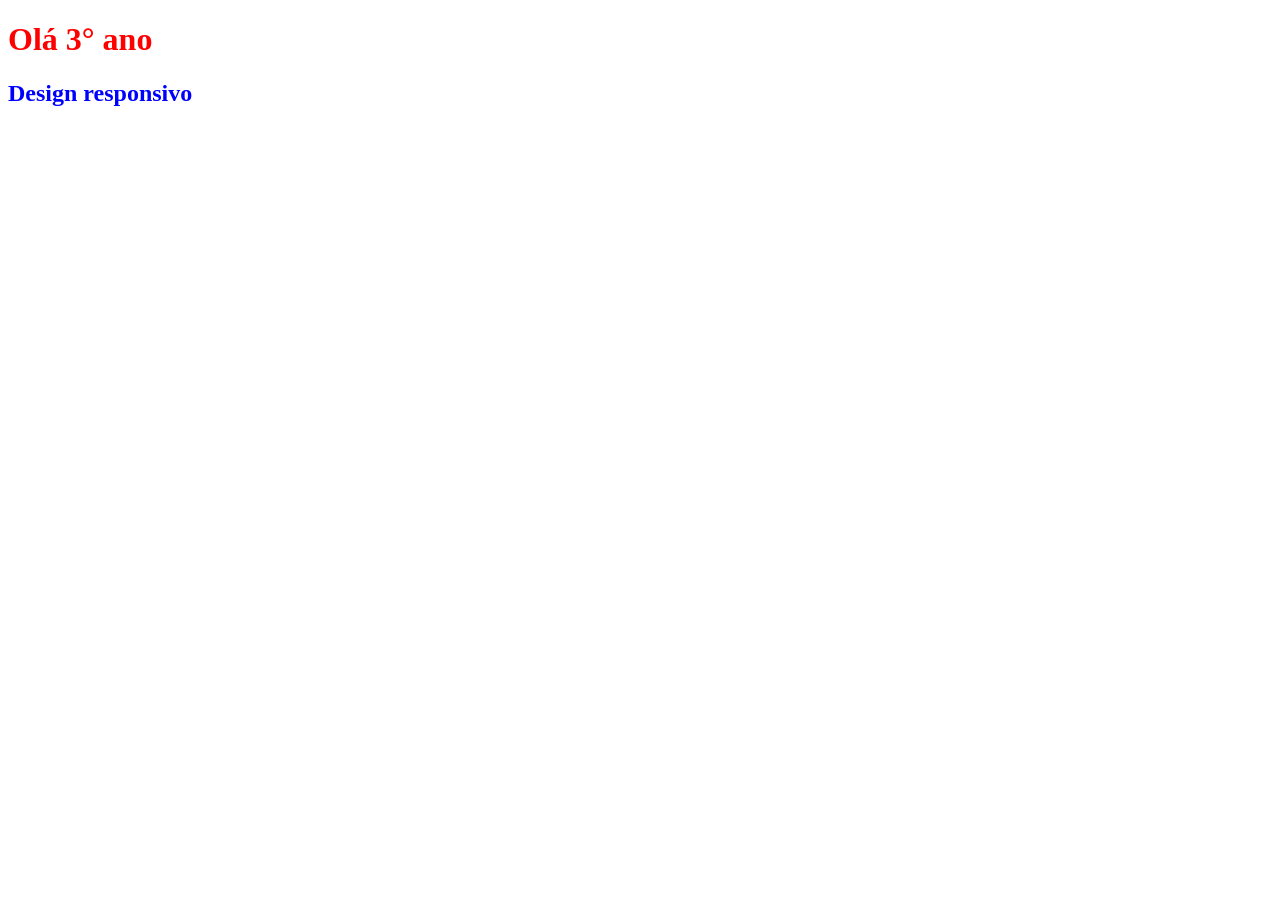
<file: Media queryes/Exemplo media query/index.html>
<!DOCTYPE html>
<html lang="pt-br">
<head>
    <meta charset="UTF-8">
    <meta name="viewport" content="width=device-width, initial-scale=1.0">
    <title>Exemplo - Media Queries </title>
    <link rel="stylesheet" href="style.css">
</head>
<body>
    <h1>Olá 3° ano</h1>
    <h2>Design responsivo</h2>
</body>
</html>
</file>
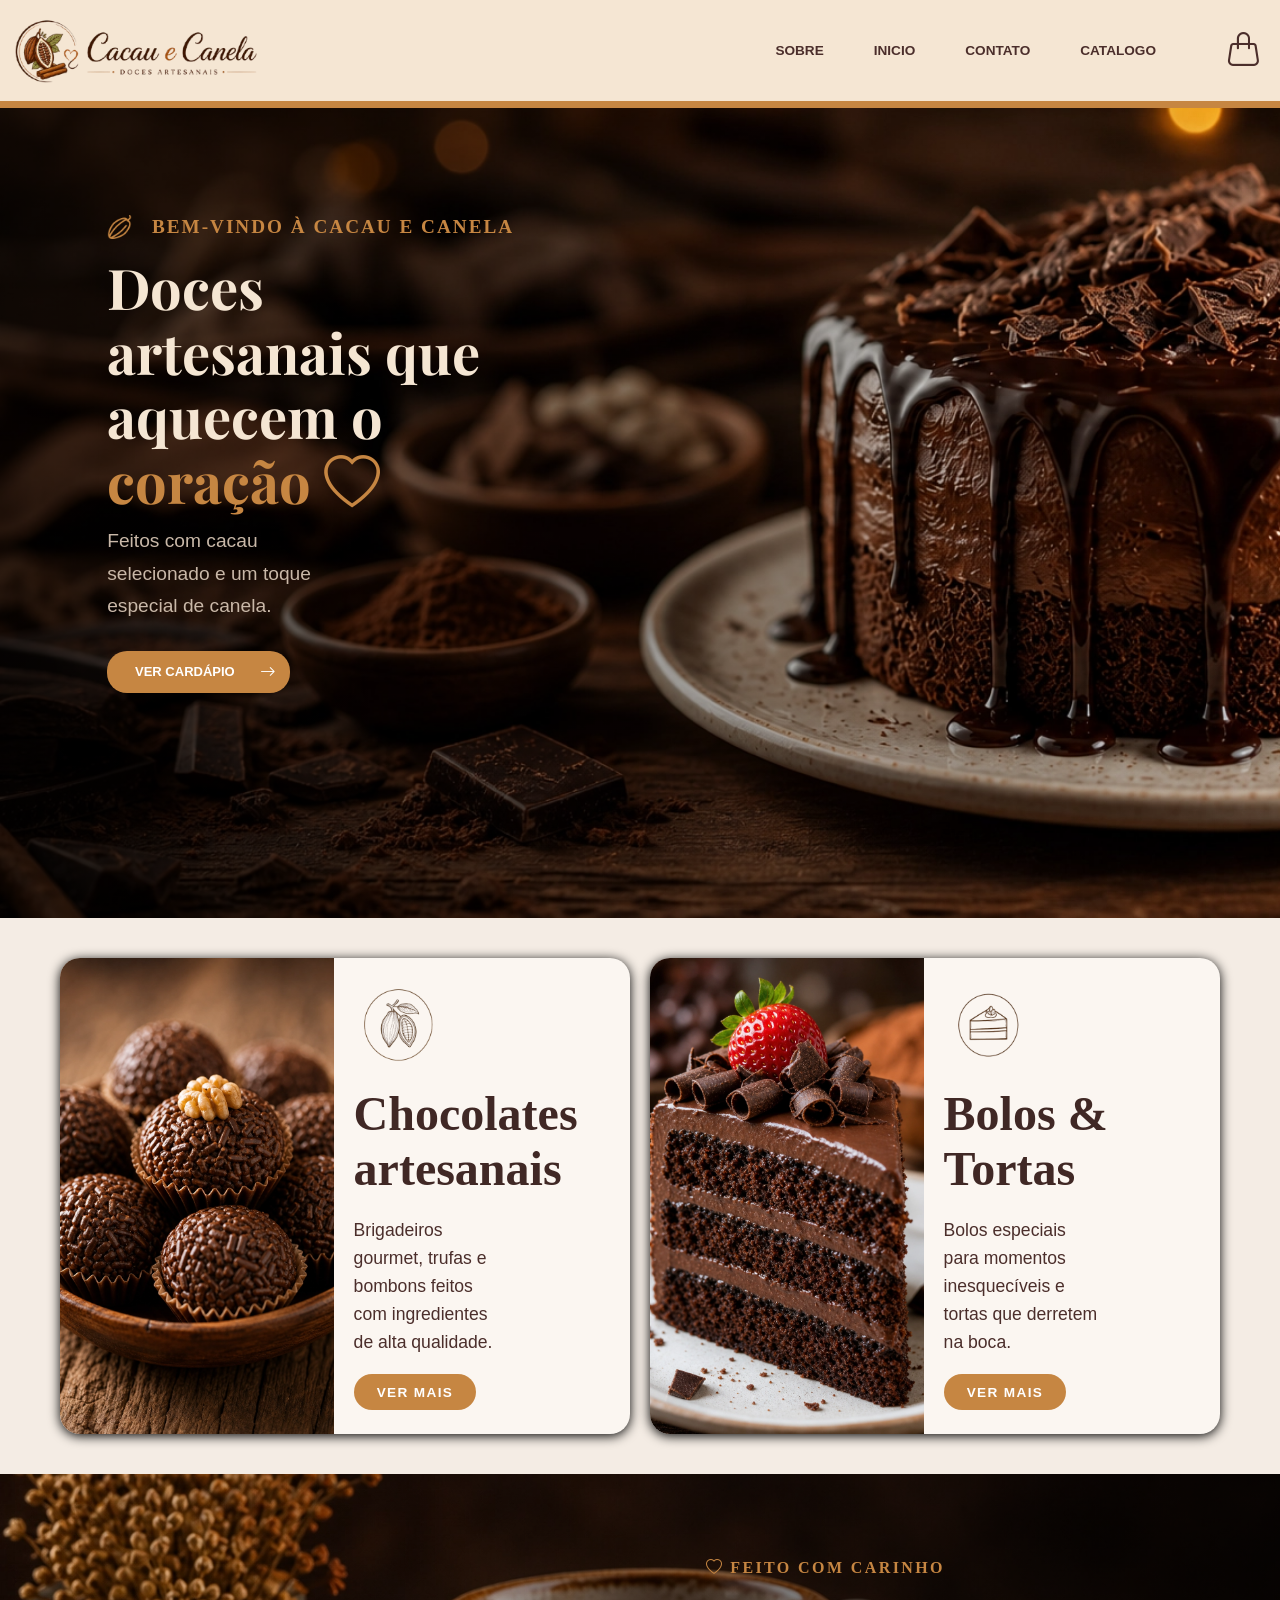
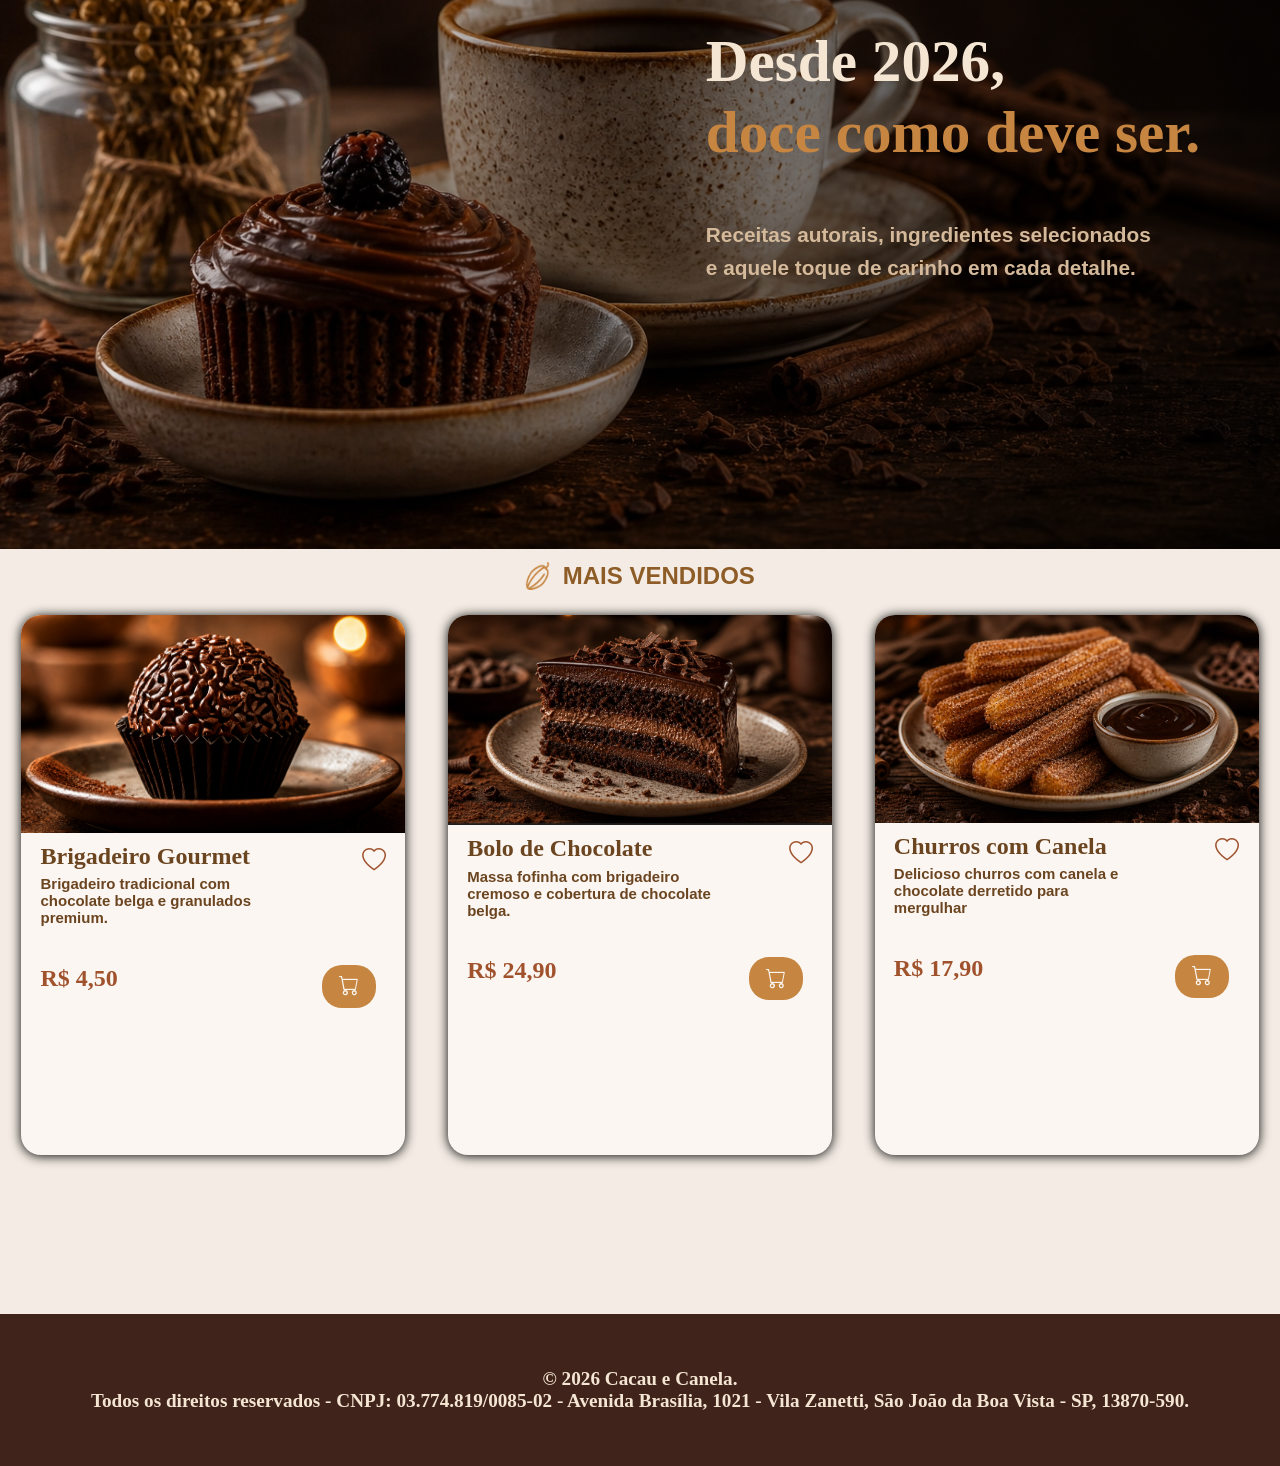
<file: Media queryes/grupos/Grupo 1/index.html>
<!DOCTYPE html>
<html lang="pt-br">

<head>
    <meta charset="UTF-8">
    <meta name="viewport" content="width=device-width, initial-scale=1.0">
    <title>Cacau e Canela</title>
    <link rel="stylesheet" href="style.css">
    <link rel="preconnect" href="https://fonts.googleapis.com">
    <link rel="preconnect" href="https://fonts.gstatic.com" crossorigin>
    <link
        href="https://fonts.googleapis.com/css2?family=Archivo+Black&family=Playfair+Display:ital,wght@0,400..900;1,400..900&family=Space+Grotesk:wght@300..700&display=swap"
        rel="stylesheet">
    <link rel="stylesheet" href="https://cdn.jsdelivr.net/npm/bootstrap-icons@1.13.1/font/bootstrap-icons.min.css">
    <link rel="preconnect" href="https://fonts.googleapis.com">
    <link rel="preconnect" href="https://fonts.gstatic.com" crossorigin>
    <link
        href="https://fonts.googleapis.com/css2?family=Alfa+Slab+One&family=Crimson+Text:ital,wght@0,400;0,600;0,700;1,400;1,600;1,700&family=Inter:ital,opsz,wght@0,14..32,100..900;1,14..32,100..900&family=MedievalSharp&family=Playfair+Display:ital,wght@0,400..900;1,400..900&family=Space+Grotesk:wght@300..700&display=swap"
        rel="stylesheet">
    <link rel="shortcut icon" href="img/favicon.ico" type="image/ico">
</head>

<body>
    <header id="header">

        <img id="logo" src="img/logo.png" alt="Logo Cacau e Canela">
        <ul id="menu">
            <li><a href="#sobre">SOBRE</a></li>
            <li><a href="#inicio">INICIO</a></li>
            <li><a href="#contato">CONTATO</a></li>
            <li><a href="#catalogo">CATALOGO</a></li>
            <i class="bi bi-handbag icone"></i>
        </ul>

    </header>

    <nav id="container-nav">
        <section class="hero">
            <div class="hero-text">
                <p class="hero-badge"><img id="iconeCacau" src="img/cacau (1).png" alt="icone cacau"> Bem-vindo à Cacau
                    e Canela</p>
                <h1>Doces artesanais que aquecem o <span>coração </span><i class="bi bi-heart coracaoHero"></i></h1>
                <p class="hero-desc">Feitos com cacau selecionado e um toque especial de canela.</p>
                <button class="btn-hero">
                    <p>Ver Cardápio</p>
                    <i class="bi bi-arrow-right iconeSeta"></i>
                </button>
            </div>
        </section>

        <section class="cardapio">

            <div class="container brigadeiro">
                <div class="card-image">
                    <img src="img/brigadeiros_high_res.png" alt="Chocolates artesanais">
                </div>
                <div class="card-content">
                    <div class="card-icon">
                        <img src="img/cacao_icon_high_res-removebg-preview.png" alt="ícone cacau">
                    </div>
                    <h2>Chocolates<br>artesanais</h2>
                    <div class="card-divider"></div>
                    <p>Brigadeiros gourmet, trufas e bombons feitos com ingredientes de alta qualidade.</p>
                    <button class="btn-card">Ver mais</button>
                </div>
            </div>

            <div class="container bolo">
                <div class="card-image">
                    <img src="img/bolo.png" alt="Bolos e Tortas">
                </div>
                <div class="card-content">
                    <div class="card-icon">
                        <img src="img/image-removebg-preview (2).png" alt="ícone bolo">
                    </div>
                    <h2>Bolos &<br>Tortas</h2>
                    <div class="card-divider"></div>
                    <p>Bolos especiais para momentos inesquecíveis e tortas que derretem na boca.</p>
                    <button class="btn-card">Ver mais</button>
                </div>
            </div>

        </section>

        <section class="banner-cafe">
            <div class="banner-content">
                <p class="banner-badge">
                    <i class="bi bi-heart"></i> Feito com carinho
                </p>
                <h2>Desde 2026,<br><span>doce como deve ser.</span></h2>
                <div class="card-divider"></div>
                <p class="banner-desc">
                    Receitas autorais, ingredientes selecionados<br>
                    e aquele toque de carinho em cada detalhe.
                </p>
            </div>
        </section>

        <section class="itens">
            <div class="itens-titulo">
                <img id="itensCacau" src="img/cacau (1).png" alt="cacau">
                <h2>MAIS VENDIDOS</h2>
            </div>
            <div class="itemContent">
                <div class="containerItem itemBrigadeiro">
                    <div class="item-image">
                        <img src="img/brigadeirotop.png" alt="Brigadeiros Gourmet">
                    </div>
                    <div class="itemInfo">
                        <div class="itemTitu">
                            <h2>Brigadeiro Gourmet</h2><i class="bi bi-heart coracao"></i>
                        </div>
                    </div>

                    <div class="itemDesc">
                        <h3>Brigadeiro tradicional com chocolate belga e granulados premium. </h3>
                    </div>
                    <div class="preco">
                        <h2>R$ 4,50</h2> <button class="butCar"><i class="bi bi-cart carrinho"></i></button>
                    </div>

                </div>

                <div class="containerItem itemBolo">
                    <div class="item-image">
                        <img src="img/fatia de bolo.PNG" alt="Brigadeiros Gourmet">
                    </div>
                    <div class="itemInfo">
                        <div class="itemTitu">
                            <h2>Bolo de Chocolate</h2><i class="bi bi-heart coracao"></i>
                        </div>
                    </div>

                    <div class="itemDesc">
                        <h3>Massa fofinha com brigadeiro cremoso e cobertura de chocolate belga.</h3>
                    </div>
                    <div class="preco">
                        <h2>R$ 24,90</h2> <button class="butCar"><i class="bi bi-cart carrinho"></i></button>
                    </div>
                </div>

                <div class="containerItem itemCinna">
                    <div class="item-image">
                        <img src="img/churros delicia.PNG" alt="Brigadeiros Gourmet">
                    </div>
                    <div class="itemInfo">
                        <div class="itemTitu">
                            <h2>Churros com Canela</h2><i class="bi bi-heart coracao"></i>
                        </div>
                    </div>

                    <div class="itemDesc">
                        <h3>Delicioso churros com canela e chocolate derretido para mergulhar </h3>
                    </div>
                    <div class="preco">
                        <h2>R$ 17,90</h2> <button class="butCar"><i class="bi bi-cart carrinho"></i></button>
                    </div>
                </div>
            </div>

        </section>
    </nav>



    <footer id="container-footer">
        <p>© 2026 Cacau e Canela. <br>
            Todos os direitos reservados - CNPJ: 03.774.819/0085-02 - Avenida Brasília, 1021 - Vila Zanetti, São João da
            Boa Vista - SP, 13870-590.</p>
    </footer>
</body>

</html>
</file>
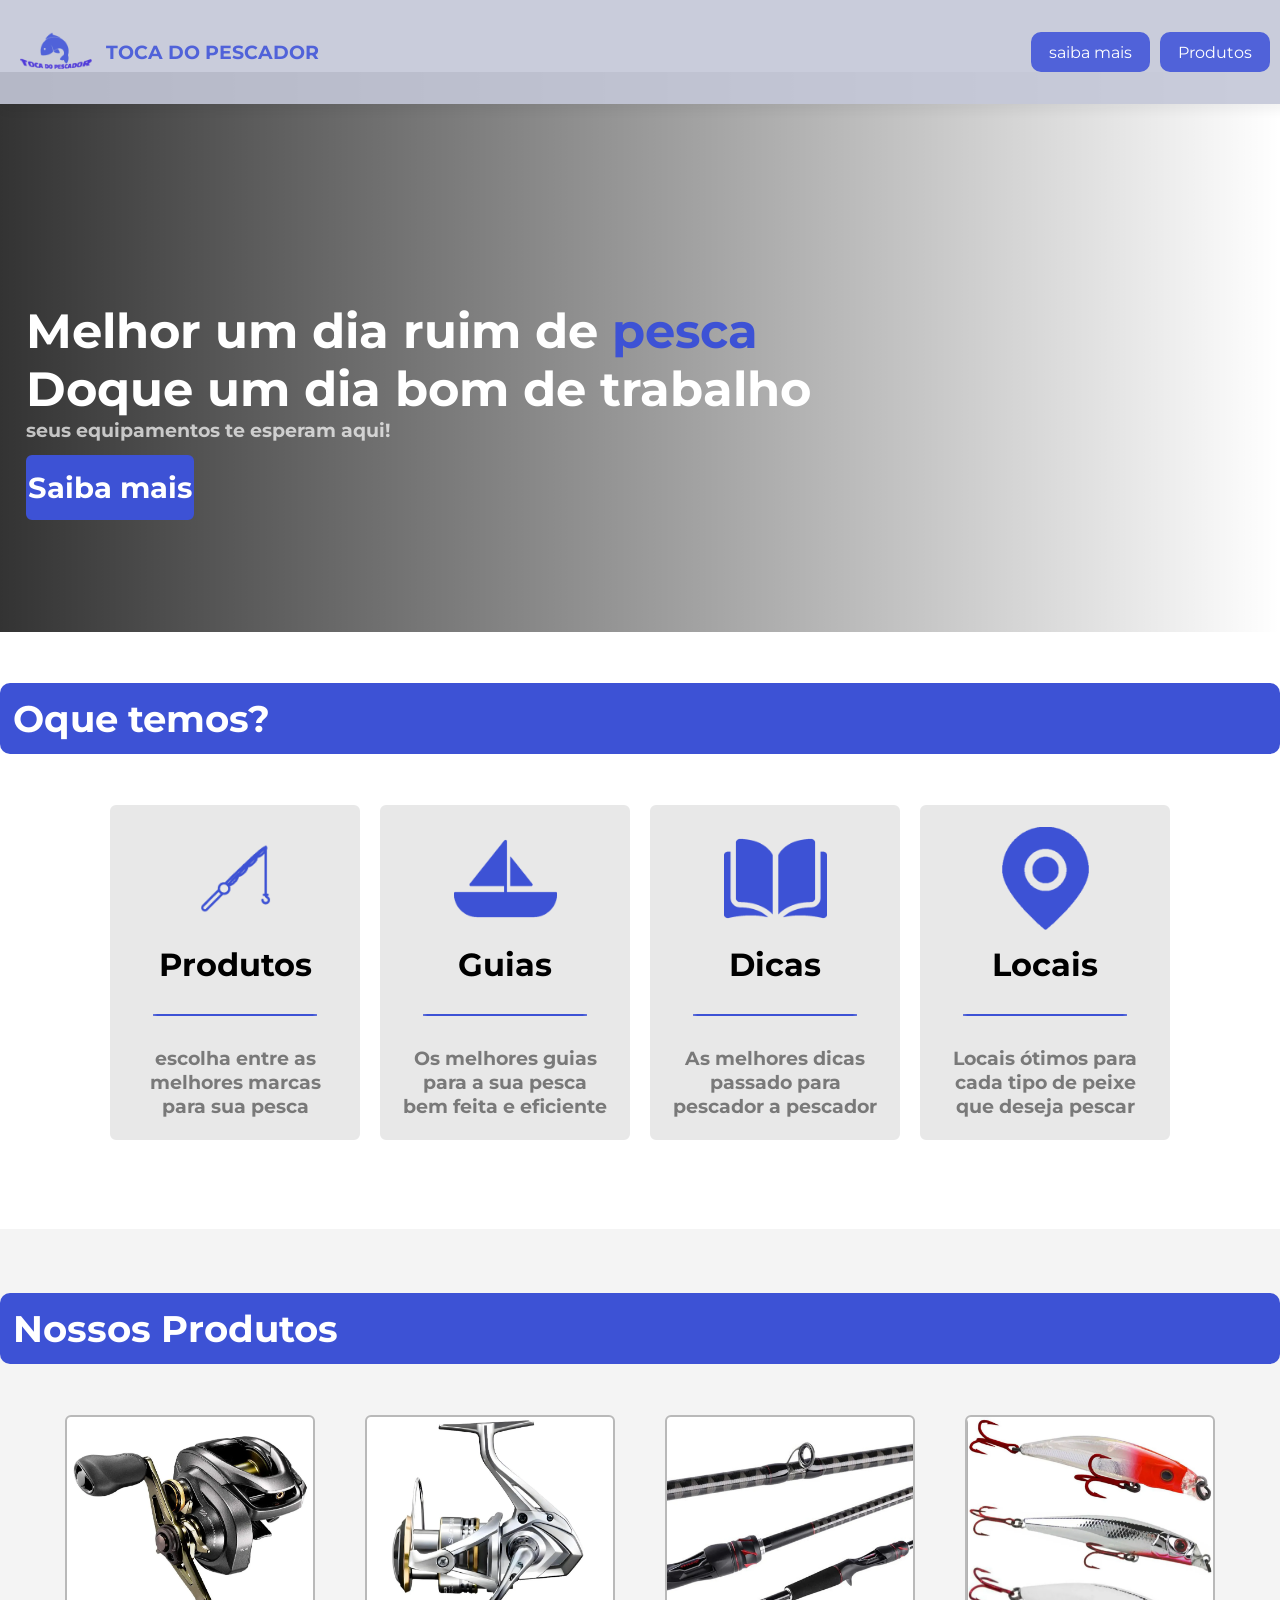
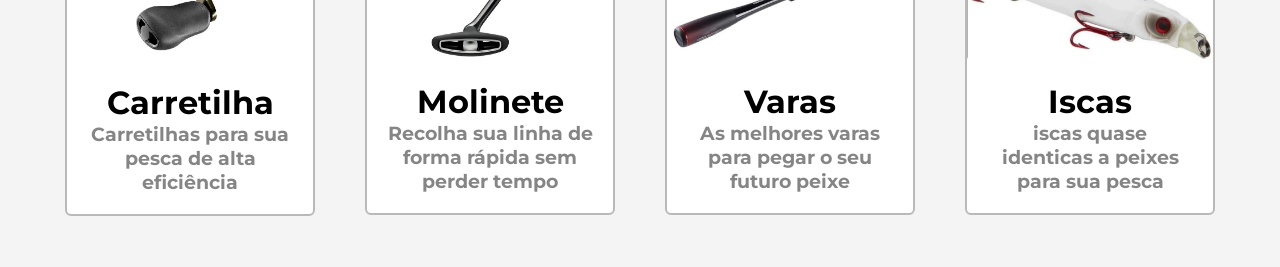
<file: Media queryes/grupos/Grupo 2/index.html>
<!DOCTYPE html>
<html lang="en">

<head>
    <meta charset="UTF-8">
    <meta name="viewport" content="width=device-width, initial-scale=1.0">
    <title>Exemplos Media Query</title>
    <link href="style.css" rel="stylesheet">
    <link href="https://fonts.googleapis.com/css2?family=Montserrat:wght@600&display=swap" rel="stylesheet">
    <link href="img/icon.png" rel="icon">

    <header>
        <img src="img/download.png" class="logo">
        <h1 class="corzinha2">TOCA DO PESCADOR</h1>
        <a href="#saiba" class="bot1">saiba mais</a>
        <a href="#saiba2" class="bot">Produtos</a>
    </header>

    <div class="banner">
        <h1 class="motivador">Melhor um dia ruim de <span class="corzinha">pesca</span> <br> Doque um dia bom de
            trabalho</h1>
        <h1 class="motivador2">seus equipamentos te esperam aqui!</h1>
        <a href="#saiba">
            <h1 class="botao">Saiba mais</h1>
        </a>
    </div>

<body>
    <h1 id="saiba">Oque temos?</h1>
    <div class="container-flex responsivo">
        <div class="item-flex caixa"><img src="img/vara de pesca.png" class="itemimg">
            <h1 class="title">Produtos</h1>
            <div class="divisor"></div>
            <h1 class="deta">escolha entre as melhores marcas para sua pesca</h1>
        </div>
        <div class="item-flex caixa"><img src="img/barco.png" class="itemimg">
            <h1 class="title">Guias</h1>
            <div class="divisor"></div>
            <h1 class="deta">Os melhores guias para a sua pesca bem feita e eficiente</h1>
        </div>
        <div class="item-flex caixa"><img src="img/livro de guia.png" class="itemimg">
            <h1 class="title">Dicas</h1>
            <div class="divisor"></div>
            <h1 class="deta">As melhores dicas passado para pescador a pescador</h1>
        </div>
        <div class="item-flex caixa"><img src="img/marcador.png" class="itemimg">
            <h1 class="title">Locais</h1>
            <div class="divisor"></div>
            <h1 class="deta">Locais ótimos para cada tipo de peixe que deseja pescar</h1>
        </div>
    </div><br><br>

    <div class="fundo2">
        <h1 id="saiba2">Nossos Produtos</h1>
        <div class="container-flex2 responsivo">
            <div class="item-flex2 caixa"><img src="img/Captura de tela 2026-05-05 092256.png" class="itemimg2">
                <h1 class="title">Carretilha</h1>
                <h1 class="deta">Carretilhas para sua pesca de alta eficiência</h1>
            </div>
            <div class="item-flex2 caixa"><img src="img/Captura de tela 2026-05-05 092314.png" class="itemimg2">
                <h1 class="title">Molinete</h1>
                <h1 class="deta">Recolha sua linha de forma rápida sem perder tempo</h1>
            </div>
            <div class="item-flex2 caixa"><img src="img/Captura de tela 2026-05-05 092353.png" class="itemimg2">
                <h1 class="title">Varas</h1>
                <h1 class="deta">As melhores varas para pegar o seu futuro peixe</h1>
            </div>
            <div class="item-flex2 caixa"><img src="img/Captura de tela 2026-05-05 092411.png" class="itemimg2">
                <h1 class="title">Iscas</h1>
                <h1 class="deta">iscas quase identicas a peixes para sua pesca</h1>
            </div>
        </div>
        <script src="script.js"></script>
</body>

</html>
</file>
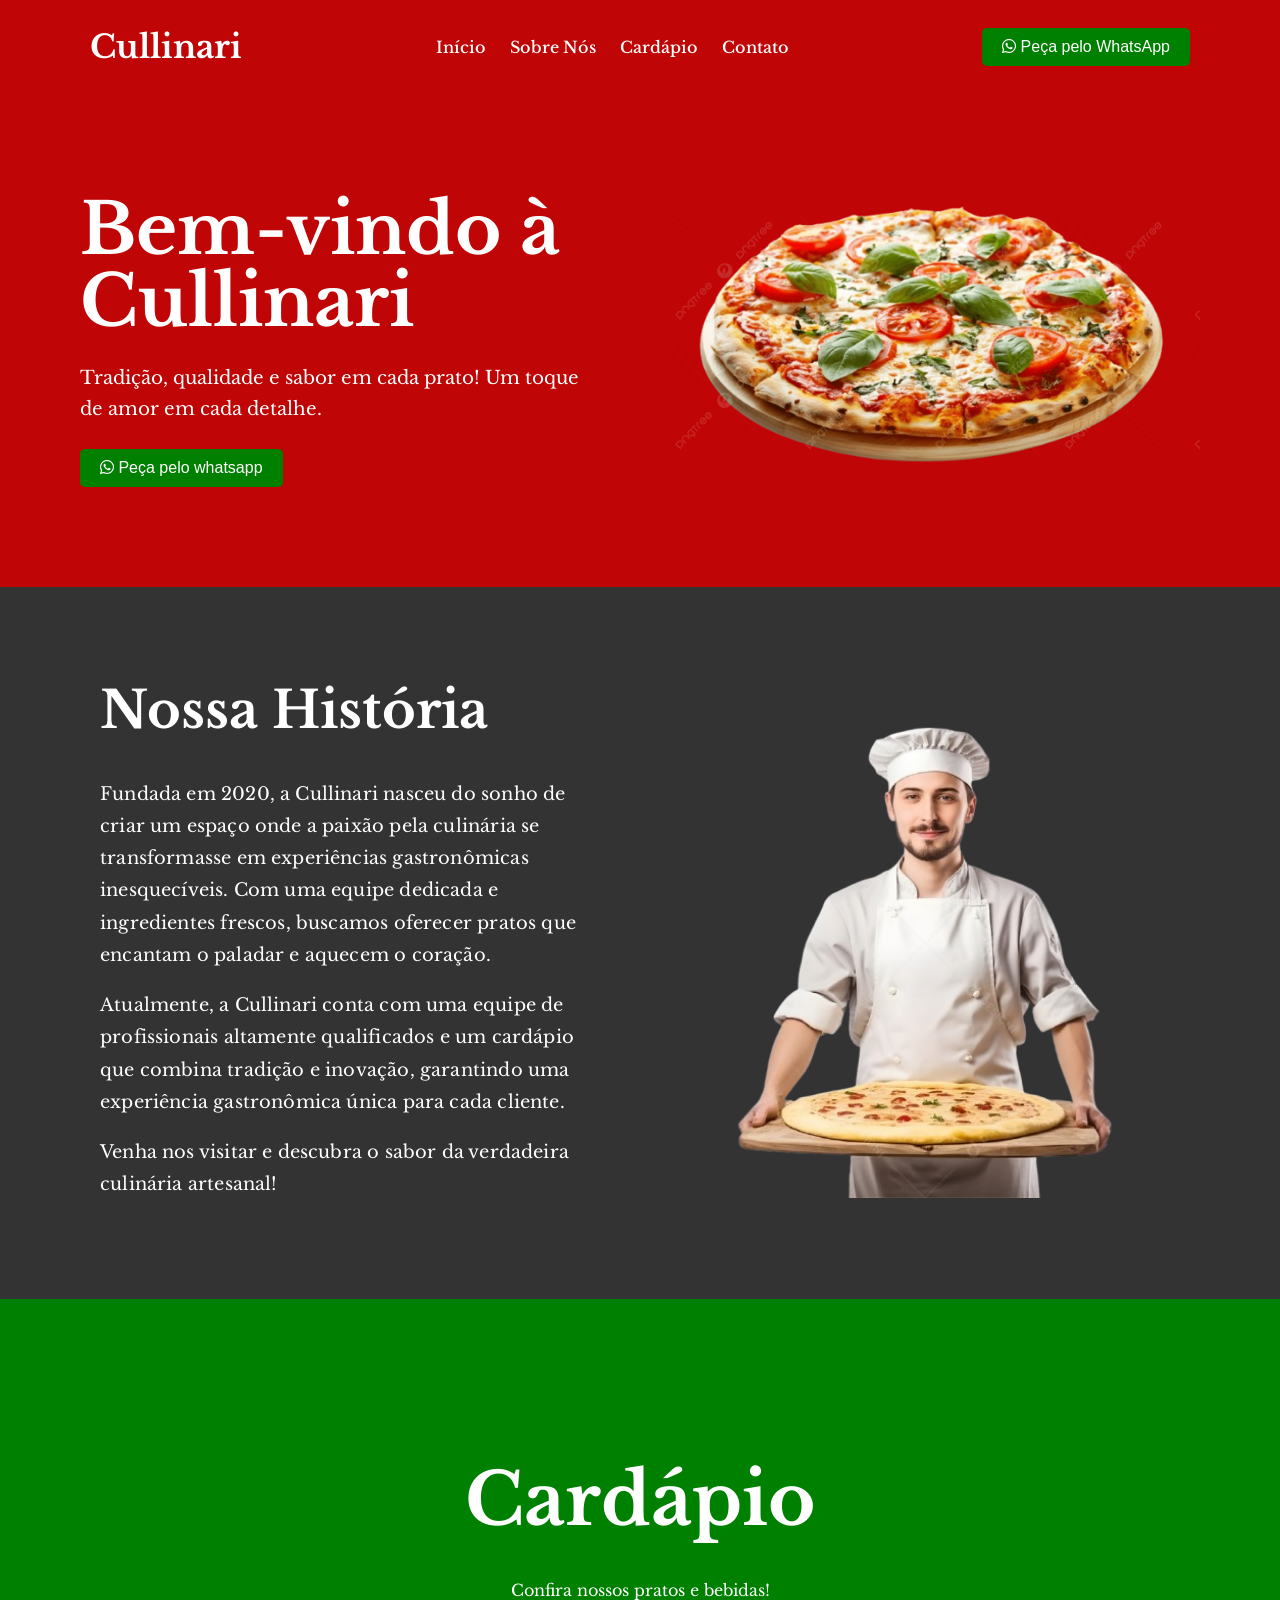
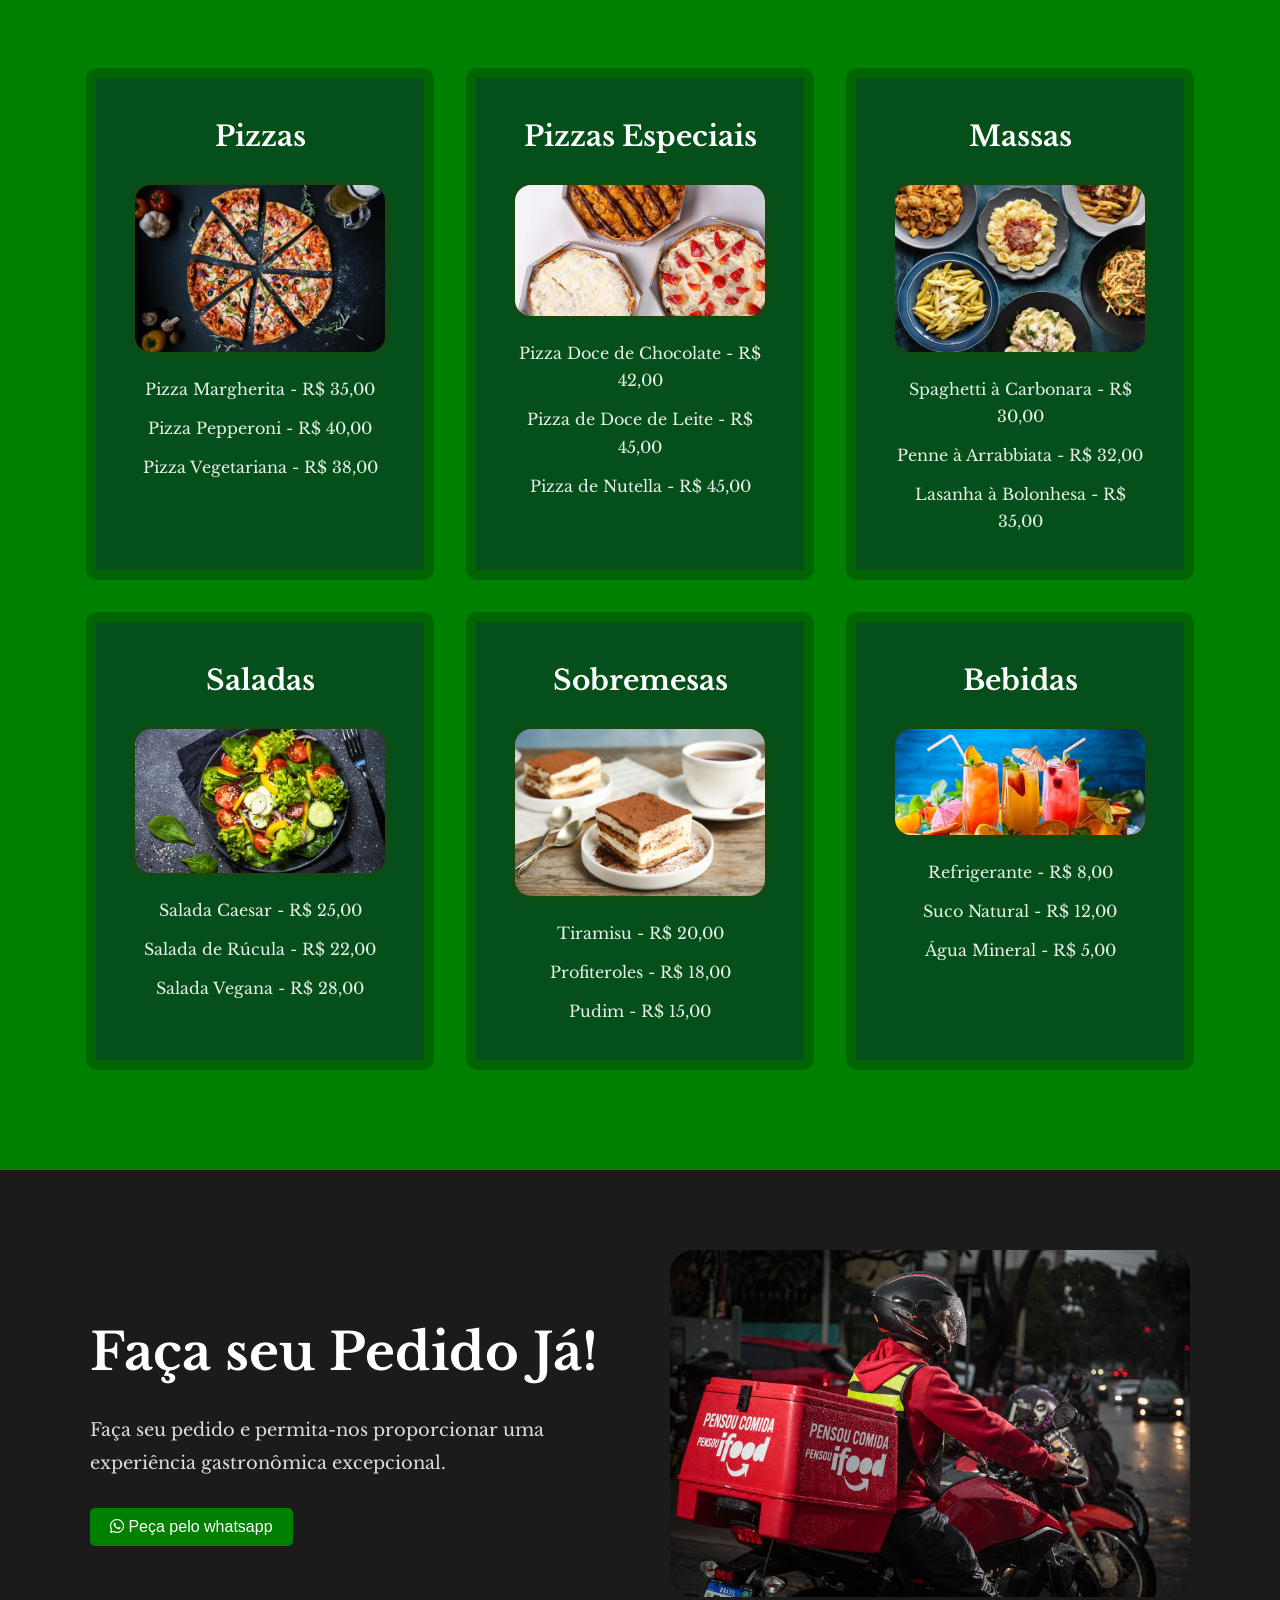
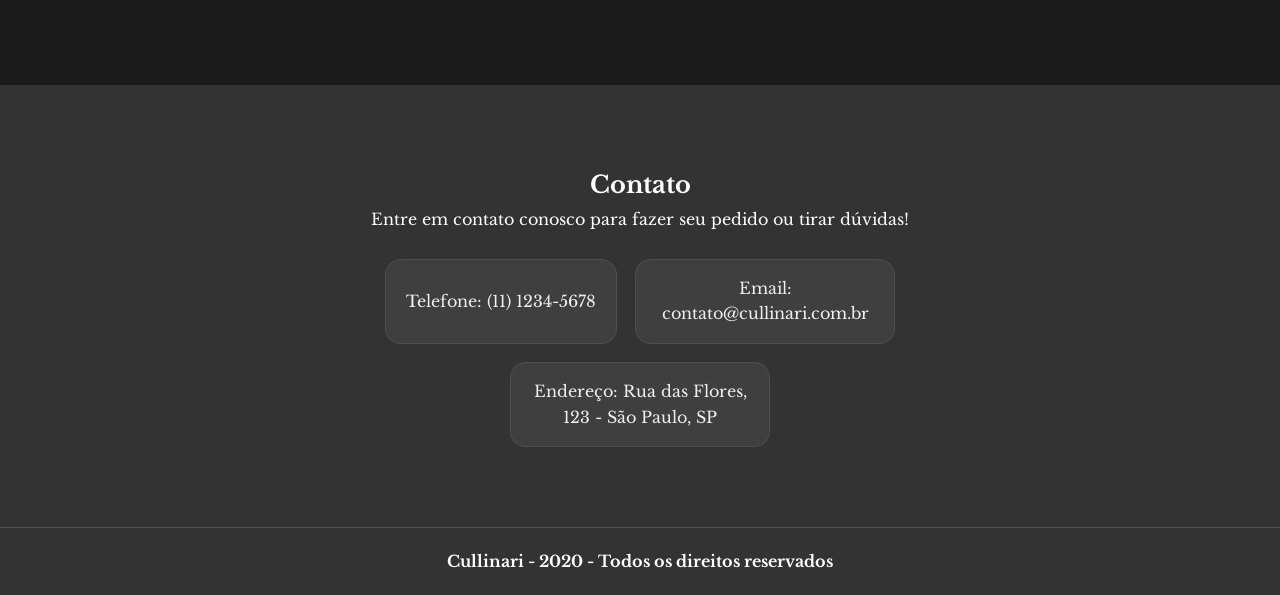
<file: Media queryes/grupos/Grupo 5/index.html>
<!DOCTYPE html>
<html lang="pt-br">

<head>
    <meta charset="UTF-8">
    <meta name="viewport" content="width=device-width, initial-scale=1.0">
    <title>Document</title>
    <link rel="stylesheet" href="https://cdnjs.cloudflare.com/ajax/libs/font-awesome/6.5.1/css/all.min.css" />
    <link rel="preconnect" href="https://fonts.googleapis.com">
    <link rel="preconnect" href="https://fonts.gstatic.com" crossorigin>
    <link href="https://fonts.googleapis.com/css2?family=Libre+Baskerville:ital,wght@0,400..700;1,400..700&display=swap"
        rel="stylesheet">
    <link rel="stylesheet" href="style.css">
</head>

<body>
    <header>
        <div class="container-header">
            <h1>Cullinari</h1>
            <nav>
                <ul>
                    <li><a href="#inicio">Início</a></li>
                    <li><a href="#sobre-nos">Sobre Nós</a></li>
                    <li><a href="#cardapio">Cardápio</a></li>
                    <li><a href="#contato">Contato</a></li>
                </ul>
            </nav>
            <div class="contato-header">
                <div class="contato-botao">
                    <button class="botao-whatsapp">
                        <i class="fa-brands fa-whatsapp whatsapp"></i>
                        Peça pelo WhatsApp</button>
                </div>
            </div>
        </div>
    </header>
    <main>
        <section class="inicio" id="inicio">
            <div class="boas-vindas">
                <div class="texto-inicio">
                    <h1>Bem-vindo à Cullinari</h1>
                    <p>Tradição, qualidade e sabor em cada prato! Um toque de amor em cada detalhe.</p>
                    <div class="contato-botao meio">
                        <button class="botao-whatsapp">
                            <i class="fa-brands fa-whatsapp whatsapp"></i>
                            Peça pelo whatsapp</button>
                    </div>
                </div>
                <div class="imagem-inicio">
                    <img src="assets/img/marguerita.png" alt="Pizza Margherita" class="foto-inicio">
                </div>
            </div>
        </section>
        <section class="sobre-nos" id="sobre-nos">
            <div class="historia">
                <div class="historia-texto">
                    <h2>Nossa História</h2>
                    <p>Fundada em 2020, a Cullinari nasceu do sonho de criar um espaço onde a paixão pela culinária se
                        transformasse em experiências gastronômicas inesquecíveis. Com uma equipe dedicada e
                        ingredientes
                        frescos, buscamos oferecer pratos que encantam o paladar e aquecem o coração.</p>
                    <p>Atualmente, a Cullinari conta com uma equipe de profissionais altamente qualificados e um
                        cardápio
                        que combina tradição e inovação, garantindo uma experiência gastronômica única para cada
                        cliente.</p>
                    <p>Venha nos visitar e descubra o sabor da verdadeira culinária artesanal!</p>
                </div>
                <div class="foto-funcionario">
                    <img src="assets/img/pizzaiolo-removebg-preview.png"
                        alt="Imagem de um funcionario pizzaiolo servindo uma pizza que está pronta" class="foto">
                </div>
            </div>
        </section>
        <section class="cardapio" id="cardapio">
            <div class="cardapio-introducao">
                <h1>Cardápio</h1>
                <p>Confira nossos pratos e bebidas!</p>
            </div>
            <div class="div-cardapio">
                <div class="cardapio-itens">
                    <h2>Pizzas</h2>
                    <img src="assets/img/Pizza.jpg" alt="Imagem de pizzas">
                    <ul class="cardapio-lista">
                        <li>Pizza Margherita - R$ 35,00</li>
                        <li>Pizza Pepperoni - R$ 40,00</li>
                        <li>Pizza Vegetariana - R$ 38,00</li>
                    </ul>
                </div>
                <div class="cardapio-itens">
                    <h2>Pizzas Especiais</h2>
                    <img src="assets/img/pizzas-doces.jpg" alt="Imagem de pizzas doces">
                    <ul class="cardapio-lista">
                        <li>Pizza Doce de Chocolate - R$ 42,00</li>
                        <li>Pizza de Doce de Leite - R$ 45,00</li>
                        <li>Pizza de Nutella - R$ 45,00</li>
                    </ul>
                </div>
                <div class="cardapio-itens">
                    <h2>Massas</h2>
                    <img src="assets/img/massas.jpg" alt="Imagem de massas">
                    <ul class="cardapio-lista">
                        <li>Spaghetti à Carbonara - R$ 30,00</li>
                        <li>Penne à Arrabbiata - R$ 32,00</li>
                        <li>Lasanha à Bolonhesa - R$ 35,00</li>
                    </ul>
                </div>
                <div class="cardapio-itens">
                    <h2>Saladas</h2>
                    <img src="assets/img/saladas.jpg" alt="Imagem de saladas">
                    <ul class="cardapio-lista">
                        <li>Salada Caesar - R$ 25,00</li>
                        <li>Salada de Rúcula - R$ 22,00</li>
                        <li>Salada Vegana - R$ 28,00</li>
                    </ul>
                </div>
                <div class="cardapio-itens">
                    <h2>Sobremesas</h2>
                    <img src="assets/img/sobremesa.jpg" alt="Imagem de sobremesas">
                    <ul class="cardapio-lista">
                        <li>Tiramisu - R$ 20,00</li>
                        <li>Profiteroles - R$ 18,00</li>
                        <li>Pudim - R$ 15,00</li>
                    </ul>
                </div>
                <div class="cardapio-itens">
                    <h2>Bebidas</h2>
                    <img src="assets/img/bebidas.jpg" alt="Imagem de bebidas">
                    <ul class="cardapio-lista">
                        <li>Refrigerante - R$ 8,00</li>
                        <li>Suco Natural - R$ 12,00</li>
                        <li>Água Mineral - R$ 5,00</li>
                    </ul>
                </div>
            </div>
        </section>
        <div class="pedido">
            <div class="pedido-conteudo">
                <div class="pedido-texto">
                    <h1>Faça seu Pedido Já!</h1>
                    <p>Faça seu pedido e permita-nos proporcionar uma experiência gastronômica excepcional.</p>
                    <div class="contato-botao">
                        <button class="botao-whatsapp">
                            <i class="fa-brands fa-whatsapp whatsapp"></i>
                            Peça pelo whatsapp</button>
                    </div>
                </div>
                <div class="pedido-visual">
                    <img src="assets/img/ifood-entrega.jpg" alt="Entrega do Ifood" class="ifood">
                </div>
            </div>
        </div>
        <section class="contato" id="contato">
            <div>
                <h1>Contato</h1>
                <p>Entre em contato conosco para fazer seu pedido ou tirar dúvidas!</p>
                <ul>
                    <li>Telefone: (11) 1234-5678</li>
                    <li>Email: contato@cullinari.com.br</li>
                    <li>Endereço: Rua das Flores, 123 - São Paulo, SP</li>
                </ul>
            </div>
        </section>
    </main>
    <footer>
        <h4>Cullinari - 2020 - Todos os direitos reservados</h4>
    </footer>
</body>

</html>
</file>
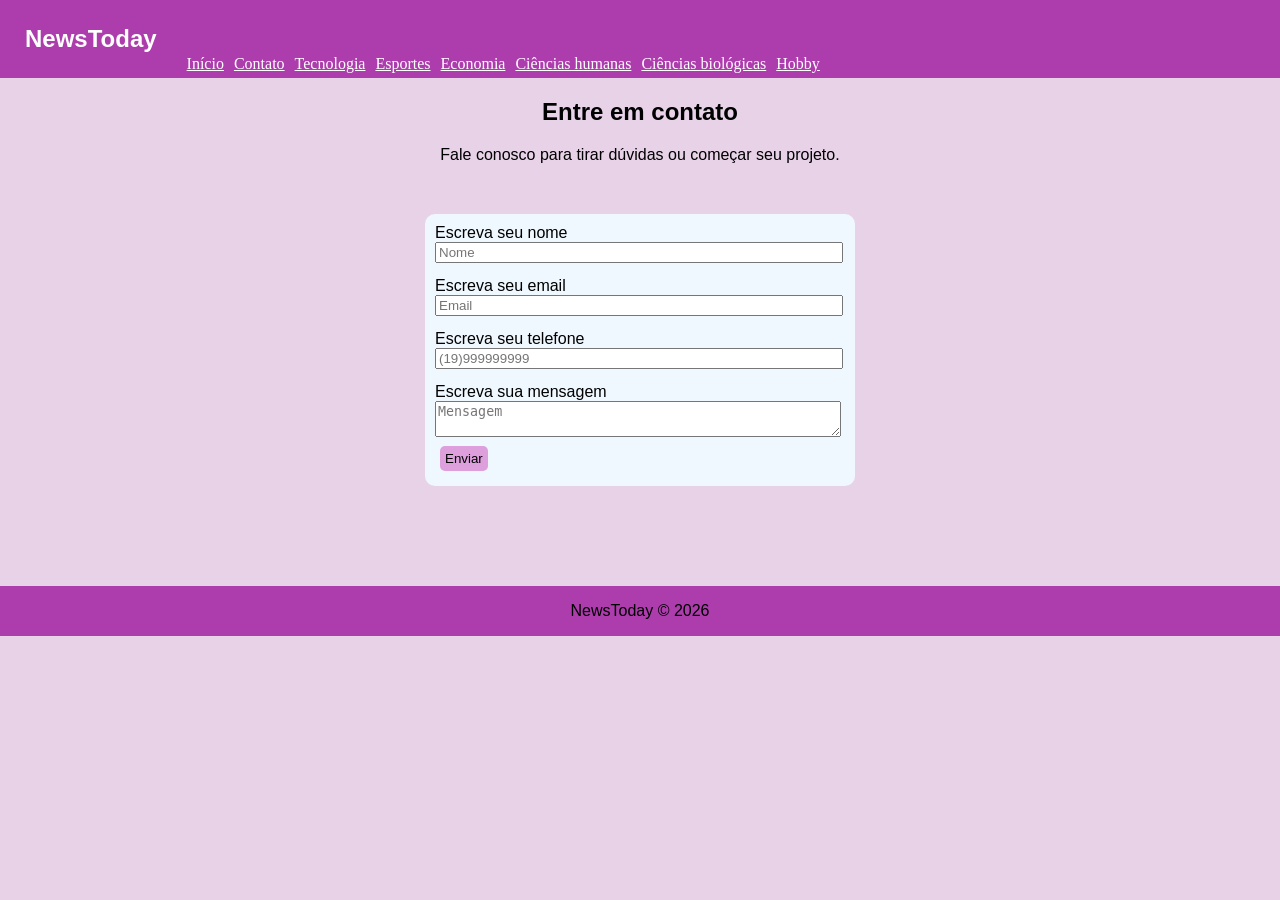
<file: SA2/contato.html>
<!DOCTYPE html>
<html lang="pt-br">

<head>
    <meta charset="UTF-8">
    <meta name="viewport" content="width=device-width, initial-scale=1.0">
    <link rel="stylesheet" href="style.css">
    <link rel="icon" type="imag/png" href="/SA2/img/favicon-16x16.png">
    <title>News Today</title>
</head>

<body>
    <nav>
        <h1>NewsToday</h1>

        <a href="/sa2/index.html">Início</a>
        <a href="/sa2/contato.html">Contato</a>

        <a href="/sa2/pages/tecnologia.html">Tecnologia</a>
        <a href="/sa2/pages/esporte.html">Esportes</a>
        <a href="/sa2/pages/economia.html">Economia</a>
        <a href="/sa2/pages/cienciasHumanas.html">Ciências humanas</a>
        <a href="/sa2/pages/cienciasBiologicas.html">Ciências biológicas</a>
        <a href="/sa2/pages/hobby.html">Hobby</a>
    </nav>

    <main>

        <h2>Entre em contato</h2>
        <p>Fale conosco para tirar dúvidas ou começar seu projeto.</p>

        <div id="noticiaPrincipal">

            <form>
                <label>Escreva seu nome</label><br>
                <input type="text" id="nome" placeholder="Nome">
                <p id="mensagemNome"></p>

                <label>Escreva seu email</label><br>
                <input type="email" id="email" placeholder="Email">
                <p id="mensagemEmail"></p>

                <label>Escreva seu telefone</label><br>
                <input type="text" id="telefone" placeholder="(19)999999999">
                <p id="mensagemTelefone"></p>

                <label>Escreva sua mensagem</label><br>
                <textarea placeholder="Mensagem"></textarea>

                <br>

                <button type="submit">Enviar</button>

            </form>

        </div>

    </main>

    <footer>
        <p>NewsToday © 2026</p>
    </footer>

    <script src="script.js"></script>

</body>

</html>
</body>
</file>
<file: Media queryes/Exemplo media query/style.css>
h1 {
    color: red;
}

h2 {
    color: blue;
}

/* tablets */
@media (min-width: 768px) and (max-width: 1023px) {
    h1 {
        color: blue;
    }

    h2 {
        color: yellow;
    }
}

/* celular */
@media (max-width: 767px) {
    h1 {
        color: blue;
    }

    h2 {
        color: greenyellow;
    }
}
</file>
<file: Media queryes/grupos/Grupo 1/style.css>
* {
    margin: 0;
    padding: 0;
    box-sizing: border-box;
}

body {
    height: 100vh;
    width: 100%;

}

#header {
    display: flex;
    justify-content: space-between;
    align-items: center;
    background-color: #F5E6D3;
    height: 12vh;
    font-family: sans-serif;
    border-bottom: 7px solid #C68642;
}

.icone {
    justify-self: start;
    font-size: 250%;
    margin-left: 20px;
}


.icone:hover {
    cursor: pointer;
}

#logo {
    width: 21%
}


#menu {
    display: flex;
    font-size: 85%;
    font-weight: bold;
    gap: 50px;
    align-items: center;
    color: #4B2E2B;
    list-style: none;
    justify-self: end;
    margin-right: 20px;
}

#menu a {
    text-decoration: none;
    color: #4B2E2B;
    font-weight: bold;
}

.hero {
    background: linear-gradient(to right,
            rgba(0, 0, 0, 0.7),
            /* escuro na esquerda */
            rgba(0, 0, 0, 0)
            /* transparente na direita */
        ),
        url("img/chocolate_cake_high_res.png");

    background-size: cover;
    height: 90vh;
}

#iconeCacau {
    width: 5%;
}


.hero {
    display: flex;
    align-items: center;
    padding: 60px 48px;
    gap: 40px;
    width: 100%;
}

.hero-text {
    margin-left: 5%;
    width: 28%;
    margin-bottom: 10%;
}

.hero-badge {
    color: #C68642;
    width: 150%;
    font-size: 1.20rem;
    letter-spacing: 2px;
    text-transform: uppercase;
    margin-bottom: 16px;
    display: flex;
    align-items: center;
    gap: 4%;
    font-weight: bold;
}

.coracaoHero {
    color: #C68642;
    font-size: 3.5rem;
}

.hero h1 {
    font-size: 3.5rem;
    color: #F5E6D3;
    width: 130%;
    line-height: 1.15;
    margin-bottom: 12px;
    font-weight: bold;
    font-family: 'Playfair Display', sans-serif;
}

.hero h1 span {
    color: #C68642;
}

.hero-desc {
    color: #c9b8a8;
    font-size: 1.2rem;
    line-height: 1.7;
    margin-bottom: 28px;
    width: 75%;
    font-family: sans-serif;
}

.btn-hero {
    background: #C68642;
    color: #fff;
    padding: 12px;
    border: none;
    border-radius: 20px;
    font-size: 13px;
    font-weight: bold;
    letter-spacing: 10%;
    width: 55%;
    cursor: pointer;
    text-transform: uppercase;
    display: flex;
    align-items: center;
    transition: 0.5s ease;
}

.btn-hero:hover {
    background: #6b4420;
    transition: 0.5s ease;
}

.btn-hero p {
    margin-left: 10%;
}

.iconeSeta {
    margin-left: 16%;
    font-size: 120%;
}




#container-footer {
    border: none;
    background-color: #40241c;
    padding: 6vh;
    color: #F5E6D3;
    text-align: center;
    font-weight: bold;
    font-size: 120%;
}


#imagem {
    width: 80%;
    height: 80%;
    border-radius: 15px;
}

/* Cor: #f4ece4 */

/* ── Section ── */
.cardapio {
    display: flex;
    gap: 20px;
    padding: 40px 60px;
    background-color: #f4ece4;
}

/* ── Cada card ── */
.container {
    flex: 1;
    display: flex;
    /* imagem + texto lado a lado */
    flex-direction: row;
    border-radius: 20px;
    overflow: hidden;
    background: #fbf6f1;
    box-shadow: 0 2px 12px rgba(0, 0, 0, 3);
}

/* ── Lado da imagem ── */
.card-image {
    width: 48%;
    flex-shrink: 0;
    overflow: hidden;
}

.card-image img {
    width: 100%;
    height: 100%;
    object-fit: cover;
    display: block;
    transition: transform 0.4s ease;
}

/* ── Lado do texto ── */
.card-content {
    flex: 1;
    display: flex;
    flex-direction: column;
    justify-content: flex-start;
    padding: 24px 20px;
    gap: 10px;
}

.card-icon img {
    width: 35%;
}

.card-icon {
    height: auto;
    width: 100%;
}

.card-content h2 {
    font-size: 300%;
    color: #402825;
}

.card-divider {
    width: 15%;
    height: 0.5%;
    background: #C68642;
    border-radius: 2px;
}

.card-content p {
    font-size: 1.10rem;
    color: #4B2E2B;
    line-height: 1.6;
    font-family: sans-serif;
    width: 60%;
}

.btn-card {
    display: flex;
    align-items: center;
    gap: 6px;
    width: fit-content;
    padding: 4% 9%;
    background: #C68642;
    color: #fff;
    font-size: 0.85rem;
    font-weight: bold;
    letter-spacing: 0.1em;
    text-transform: uppercase;
    border: none;
    border-radius: 20px;
    cursor: pointer;
    margin-top: 8px;
    transition: background 0.2s;
    transition: 0.5s ease;
}

.btn-card:hover {
    background: #6b4420;
    transition: 0.5s ease;
}

.banner-cafe {
    background: linear-gradient(to right,
            rgba(0, 0, 0, 0),
            /* escuro na esquerda */
            rgba(0, 0, 0, 0.8)
            /* transparente na direita */
        ),
        url("img/coffee_and_cupcake_high_res.png");

    background-size: cover;
    height: 75vh;
    display: flex;
    align-items: flex-start;
    justify-content: flex-end;
    /* texto à direita */
    padding: 40px 80px;
}

.banner-content {
    display: flex;
    flex-direction: column;
    margin-top: 4%;
}

.banner-badge {
    font-size: 1rem;
    font-weight: bold;
    /* font-family: sans-serif; */
    letter-spacing: 0.15em;
    text-transform: uppercase;
    color: #C68642;
    display: flex;
    align-items: center;
    gap: 6px;
}

.banner-content h2 {
    font-size: 3.7rem;
    color: #F5E6D3;
    line-height: 1.2;
    margin-top: 10%;
}

.banner-content h2 span {
    color: #C68642;
    /* laranja dourado igual ao design */
}

.banner-desc {
    font-size: 1.3rem;
    color: #d4b99a;
    line-height: 1.6;
    margin-top: 10%;
    font-family: sans-serif;
    font-weight: bold;
}

.itens {
    height: 85vh;
    background-color: #f4ece4;
}

#itensCacau {
    width: 2%;
}

.itens-titulo {
    display: flex;
    flex-direction: row;
    justify-content: center;
    gap: 1%;
    color: #8d5c27;
    padding: 1%;
    font-family: sans-serif;
    letter-spacing: 5%;
}

.item-image img {
    width: 100%;
    border-top-left-radius: 20px;
    border-top-right-radius: 20px;
}

.itemContent {
    display: flex;
    flex-direction: row;
    justify-content: space-around;

}

.containerItem {
    border: none;
    border-radius: 20px;
    width: 30%;
    height: 60vh;
    background-color: #fbf6f1;
    box-shadow: 0 1px 12px rgba(0, 0, 0, 3);
    margin-top: 1%;
}

.itemTitu {
    display: flex;
    justify-content: space-between;
    align-items: center;
}

.itemTitu h2 {
    margin-left: 5%;
    color: #6b4420;
}

.coracao {
    margin-right: 5%;
    color: #A0522D;
    font-size: 150%;
    margin-top: 3%;
}

.itemDesc {
    margin-left: 5%;
    width: 65%;
    color: #6b4420;
    font-family: sans-serif;
    font-size: 0.80rem;
}

.preco {
    margin-left: 5%;
    margin-top: 10%;
    display: flex;
    justify-content: space-between;
}

.preco h2 {
    color: #A0522D;
}

.butCar {
    border-radius: 20px;
    border: none;
    background-color: #C68642;
    margin-right: 8%;
    padding: 10px 17px;
    cursor: pointer;
    transition: 0.5s ease;
}

.butCar:hover {
    background-color: #6b4420;
    transition: 0.5s ease;
}

.carrinho {
    font-size: 150%;
    color: #fbf6f1;
}

/* =============================================
   MEDIA QUERIES RESPONSIVO
   ============================================= */

/* ──────────────────────────────────────────────
   TABLET  (até 1024px)
────────────────────────────────────────────── */
@media (max-width: 1024px) {

    /* Header */
    #header {
        height: auto;
        padding: 12px 20px;
    }

    #logo {
        width: 30%;
    }

    #menu {
        gap: 24px;
        font-size: 78%;
    }

    /* Hero */
    .hero {
        padding: 40px 32px;
        height: auto;
        min-height: 75vh;
    }

    .hero-text {
        width: 55%;
        margin-left: 2%;
        margin-bottom: 5%;
    }

    .hero-badge {
        font-size: 1rem;
        width: 100%;
    }

    .hero h1 {
        font-size: 2.6rem;
        width: 120%;
    }

    .hero-desc {
        width: 90%;
    }

    .btn-hero {
        width: 65%;
    }

    /* Cardápio */
    .cardapio {
        flex-direction: column;
        padding: 30px 32px;
        gap: 24px;
    }

    .card-content h2 {
        font-size: 200%;
    }

    .card-content p {
        width: 85%;
    }

    /* Banner */
    .banner-cafe {
        padding: 40px 40px;
        height: 60vh;
    }

    .banner-content h2 {
        font-size: 2.8rem;
    }

    /* Itens mais vendidos */
    .itens {
        height: auto;
        padding-bottom: 40px;
    }

    #itensCacau {
        width: 3%;
    }

    .itemContent {
        flex-wrap: wrap;
        gap: 20px;
        padding: 0 24px;
        justify-content: center;
    }

    .containerItem {
        width: 45%;
        height: auto;
        min-height: 380px;
    }

    .preco {
        margin-top: 5%;
        margin-bottom: 5%;
    }
}


/* ──────────────────────────────────────────────
   MOBILE  (até 768px)
────────────────────────────────────────────── */
@media (max-width: 768px) {

    /* Header */
    #header {
        flex-direction: column;
        align-items: center;
        padding: 14px 16px;
        height: auto;
        gap: 12px;
    }

    #logo {
        width: 55%;
    }

    #menu {
        flex-wrap: wrap;
        justify-content: center;
        gap: 12px 18px;
        font-size: 75%;
        margin-right: 0;
        text-align: center;
    }

    .icone {
        margin-left: 0;
        font-size: 200%;
    }

    /* Hero */
    .hero {
        background: linear-gradient(to bottom,
                rgba(0, 0, 0, 0.75),
                rgba(0, 0, 0, 0.35)),
            url("img/chocolate_cake_high_res.png");
        background-size: cover;
        background-position: center;
        padding: 40px 20px;
        height: auto;
        min-height: 88vh;
        justify-content: center;
        text-align: center;
    }

    .hero-text {
        width: 100%;
        margin-left: 0;
        margin-bottom: 0;
        display: flex;
        flex-direction: column;
        align-items: center;
    }

    .hero-badge {
        justify-content: center;
        font-size: 0.85rem;
        width: 100%;
    }

    #iconeCacau {
        width: 20px;
    }

    .hero h1 {
        font-size: clamp(24px, 7vw, 36px);
        width: 100%;
    }

    .coracaoHero {
        font-size: 2.2rem;
    }

    .hero-desc {
        width: 90%;
        text-align: center;
        font-size: 1rem;
    }

    .btn-hero {
        width: 72%;
        justify-content: center;
    }

    .btn-hero p {
        margin-left: 0;
    }

    .iconeSeta {
        margin-left: 8px;
    }

    /* Cardápio */
    .cardapio {
        flex-direction: column;
        padding: 24px 16px;
        gap: 20px;
    }

    .container {
        flex-direction: column;
    }

    .card-image {
        width: 100%;
        height: 220px;
    }

    .card-image img {
        width: 100%;
        height: 100%;
        object-fit: cover;
    }

    .card-content {
        padding: 20px 16px;
        align-items: flex-start;
    }

    .card-content h2 {
        font-size: 180%;
    }

    .card-content p {
        width: 100%;
    }

    .card-icon img {
        width: 20%;
    }

    /* Banner */
    .banner-cafe {
        background: linear-gradient(to bottom,
                rgba(0, 0, 0, 0.1),
                rgba(0, 0, 0, 0.88)),
            url("img/coffee_and_cupcake_high_res.png");
        background-size: cover;
        background-position: center;
        height: auto;
        min-height: 65vh;
        justify-content: flex-end;
        align-items: flex-end;
        padding: 30px 24px;
    }

    .banner-content {
        margin-top: 0;
        width: 100%;
    }

    .banner-content h2 {
        font-size: 2rem;
        margin-top: 14px;
    }

    .banner-desc {
        font-size: 1rem;
        margin-top: 14px;
    }

    /* Itens mais vendidos */
    .itens {
        height: auto;
        padding-bottom: 40px;
    }

    .itens-titulo {
        padding: 20px 16px 10px;
        gap: 2%;
    }

    #itensCacau {
        width: 24px;
    }

    .itemContent {
        flex-direction: column;
        align-items: center;
        padding: 0 16px;
        gap: 20px;
    }

    .containerItem {
        width: 100%;
        height: auto;
    }

    .item-image img {
        width: 100%;
        max-height: 210px;
        object-fit: cover;
    }

    .itemTitu h2 {
        font-size: 1.1rem;
        margin-top: 8px;
    }

    .itemDesc {
        width: 85%;
        font-size: 0.85rem;
        margin-top: 6px;
    }

    .preco {
        margin-top: 12px;
        margin-bottom: 14px;
        align-items: center;
    }

    .preco h2 {
        font-size: 1.2rem;
    }

    /* Footer */
    #container-footer {
        font-size: 90%;
        padding: 4vh 5vw;
        line-height: 1.7;
    }
}


/* ──────────────────────────────────────────────
   MOBILE PEQUENO  (até 480px)
────────────────────────────────────────────── */
@media (max-width: 480px) {
    #logo {
        width: 70%;
    }

    .hero h1 {
        font-size: clamp(20px, 8vw, 28px);
    }

    .coracaoHero {
        font-size: 1.8rem;
    }

    .btn-hero {
        width: 88%;
    }

    .banner-content h2 {
        font-size: 1.7rem;
    }

    .card-content h2 {
        font-size: 155%;
    }

    .containerItem {
        width: 100%;
    }

    #container-footer {
        font-size: 78%;
    }

}
</file>
<file: Media queryes/grupos/Grupo 2/style.css>
* {
    padding: 0;
    margin: 0;
}

a {
    display: flex;
    text-decoration: none;
}

html,
body {
    max-width: 100vw;
    overflow-x: hidden;
}

body {
    font-family: 'Montserrat', sans-serif;
    padding-top: 4.5rem;
}

header {
    opacity: 0.9;
    position: fixed;
    top: 0;
    left: 0;
    width: 100%;
    z-index: 1000;
    background-color: #c4c7d8;
    display: flex;
    align-items: center;
    justify-content: space-between;
    padding: 0.75rem 1rem;
    gap: 10px;
    box-shadow: 0 4px 15px rgba(0, 0, 0, 0.08);
    transition: transform 0.25s ease, opacity 0.25s ease;
}

header.hidden {
    transform: translateY(-100%);
    opacity: 0;
}

header a {
    border: 2px solid #3D52D5;
    text-decoration: none;
    color: #fff;
    background-color: #3D52D5;
    padding: 0.55rem 1rem;
    border-radius: 10px;
    transition: 0.3s ease-in-out;
}

header a:hover {
    border: 2px solid #ffffff;
    background-color: #2e366d;
}

.bot {
    margin-right: 2%;
}

.logo {
    width: 80px;
    max-width: 80px;
    height: auto;
    flex: 0 0 auto;
}

.banner {
    position: relative;
    background: linear-gradient(to right, rgb(0 0 0/.8), rgb(0 0 0 / 0)), url('https://reservadopantanal.com.br/wp-content/uploads/2019/08/MG_5751-Editar.jpg');
    background-repeat: no-repeat;
    background-size: cover;
    background-position: center;
    width: 100%;
    height: 560px;
    overflow: hidden;
}

.motivador {
    color: #ffff;
    font-size: 300%;
    padding-left: 2%;
    padding-top: 18%;
}

.motivador2 {
    font-size: 120%;
    color: #ffffffb3;
    padding-left: 2%;
}

.botao {
    color: #fff;
    text-align: center;
    margin-top: 1%;
    background-color: #3D52D5;
    padding-top: 1%;
    padding-bottom: 1%;
    margin-right: 84%;
    margin-left: 2%;
    font-size: 180%;
    border-radius: 6px;
    transition: 0.3s ease-in-out;
    cursor: pointer;
    border: 2px solid #3D52D5;
}

.botao:hover {
    border: 2px solid #fff;
    color: #ffff;
    background-color: #2e366d;
}

.corzinha {
    color: #3D52D5;
}

.corzinha2 {
    margin: 0;
    color: #3D52D5;
    flex: 1 1 200px;
    min-width: 150px;
    font-size: 1.2rem;
}

#saiba {
    font-size: 230%;
    margin-top: 4%;
    text-align: center;
    background-color: #3D52D5;
    display: flex;
    justify-self: center;
    padding: 1%;
    border-radius: 10px;
    color: white;
}

#saiba2 {
    font-size: 230%;
    margin-top: 4%;
    text-align: center;
    background-color: #3D52D5;
    display: flex;
    justify-self: center;
    padding: 1%;
    border-radius: 10px;
    color: white;
}

.container-flex {
    padding-top: 4%;
    padding-bottom: 4%;
    display: flex;
    justify-content: center;
    align-items: flex-start;
    gap: 20px;
}

.item-flex {
    border-radius: 6px;
    display: flex;
    flex-direction: column;
    align-items: center;
    justify-content: center;
    background-color: rgb(232, 232, 232);
    flex: 0 1 250px;
    padding: 20px;
    box-sizing: border-box;
    height: auto;
    border: 2px solid rgb(232, 232, 232);
    transition: 0.3s ease-in-out;
}

.item-flex:hover {
    box-shadow: 0 10px 30px rgba(0, 0, 0, 0.31);
    border: 2px solid #3D52D5;
}

.itemimg {
    border-radius: 10px;
    width: 50%;
    height: auto;
    object-fit: contain;
    margin-bottom: 15px;
}

.fundo2 {
    padding-top: 1%;
    background-color: rgb(244, 244, 244);
}

.container-flex2 {
    padding-top: 4%;
    display: flex;
    justify-content: center;
    align-items: flex-start;
    gap: 50px;
    padding-bottom: 4%;
}

.item-flex2 {
    border-radius: 6px;
    display: flex;
    flex-direction: column;
    align-items: center;
    justify-content: flex-start;
    background-color: #ffffff;
    flex: 0 1 250px;
    padding: 0 20px 20px;
    box-sizing: border-box;
    height: auto;
    transition: 0.3s ease-in-out;
    border: 2px solid #b9b9b9;
}

.item-flex2:hover {
    box-shadow: 0 10px 30px rgba(0, 0, 0, 0.31);
}

.itemimg2 {
    border-radius: 6px;
    width: 119%;
    max-width: 119%;
    height: auto;
    object-fit: contain;
    margin-top: 0;
    margin-bottom: 20px;
}

.title {
    font-size: 200%;
}

.divisor {
    border-radius: 10%;
    width: 80%;
    height: 2px;
    background-color: #3D52D5;
    margin: 30px auto;
}

.deta {
    text-align: center;
    color: rgba(0, 0, 0, 0.479);
    font-size: 120%;
}

@media (max-width: 1020px) {
    .responsivo {
        flex-wrap: wrap;
        /* media query */
    }
}

@media (max-width: 500px) {
    .responsivo {
        flex-wrap: wrap;
        /* media query */
    }

    .motivador {
        font-size: calc(110% + 1vw);
        padding-top: 22%;
    }

    .banner {
        height: 300px;
    }

    .botao {
        font-size: 100%;
    }

    #saiba {
        font-size: 160%;
    }

    #saiba2 {
        font-size: 160%;
    }
}

@media (max-width: 768px) {
    .responsivo {
        flex-wrap: wrap;
        /* media query */

    }

    .itemimg {
        height: auto;
        width: 30%;
    }

    header a {
        font-size: 70%;
    }

    #saiba {
        font-size: 160%;
    }

    #saiba2 {
        font-size: 160%;
    }

    .corzinha2 {
        font-size: 120%;
    }

    .banner {
        height: 300px;

    }

    .botao {
        font-size: 100%;
    }

    .motivador {
        font-size: calc(110% + 1vw);
        padding-top: calc(20% + 1vw);
    }

    .title {
        font-size: 120%;
    }

    .deta {
        font-size: 80%;
    }
}
</file>
<file: Media queryes/grupos/Grupo 5/style.css>
* {
    margin: 0;
    padding: 0;
    box-sizing: border-box;
    color: white;
}

body {
    font-family: "Libre Baskerville", serif;
    color: #fff;
    min-height: 100vh;
    line-height: 1.7;
}

header {
    background: rgba(190, 0, 0, 0.98);
    position: sticky;
    top: 0;
    z-index: 20;
}

.container-header {
    width: min(1180px, 100%);
    margin: 0 auto;
    display: flex;
    justify-content: space-between;
    align-items: center;
    padding: 20px;
}

nav ul {
    display: flex;
    flex-wrap: wrap;
    gap: 24px;
}

ul {
    list-style: none;
    padding: 0;
    margin: 0;
}

.container-header a {
    text-decoration: none;
    color: #fff;
    font-weight: 500;
    transition: color 0.25s ease;
}

.container-header a:hover {
    color: #b6ff9e;
}

.inicio {
    background: rgba(190, 0, 0, 0.98);
    display: flex;
    justify-content: center;
    padding: 80px 20px 60px;
}

.boas-vindas {
    display: flex;
    flex-wrap: wrap;
    justify-content: center;
    align-items: center;
    gap: 40px;
    max-width: 1180px;
    margin: 0 auto;
}

.texto-inicio {
    width: min(520px, 100%);
    display: flex;
    flex-direction: column;
    gap: 24px;
    text-align: left;
}

.texto-inicio h1 {
    font-size: clamp(2.8rem, 6vw, 4.4rem);
    line-height: 1.02;
    margin: 0;
}

.texto-inicio p {
    font-size: clamp(1rem, 1.5vw, 1.15rem);
    max-width: 36rem;
    margin: 0;
}

.contato-botao.meio {
    justify-content: flex-start;
}

.imagem-inicio {
    width: min(540px, 100%);
    display: flex;
    justify-content: center;
}

.imagem-inicio img,
.foto-inicio {
    width: 100%;
    height: auto;
    border-radius: 24px;
}

.contato-botao {
    display: flex;
    align-items: center;
    gap: 10px;
}

.botao-whatsapp {
    background-color: green;
    border: none;
    padding: 10px 20px;
    font-size: 16px;
    border-radius: 5px;
    cursor: pointer;
}

.foto-inicio {
    width: 100%;
    height: auto;
    margin-top: 0;
}

.sobre-nos {
    background-color: #333;
    padding: 60px 20px;
    text-align: center;
    display: flex;
    justify-content: center;
}

.sobre-nos .historia {
    width: min(100%, 1080px);
    display: flex;
    flex-wrap: wrap;
    justify-content: center;
    align-items: center;
    gap: 40px;
}

.sobre-nos .historia-texto {
    flex: 1 1 420px;
    min-width: 280px;
    max-width: 560px;
    text-align: left;
}

.sobre-nos .historia-texto h2 {
    font-size: clamp(2.5rem, 4vw, 3.4rem);
    margin-bottom: 24px;
}

.sobre-nos .historia-texto p {
    margin: 0 0 18px;
    line-height: 1.8;
    font-size: clamp(1rem, 1.4vw, 1.12rem);
    letter-spacing: 0.01em;
}

.sobre-nos .foto-funcionario {
    flex: 1 1 420px;
    min-width: 280px;
    max-width: 520px;
    display: flex;
    justify-content: center;
}

.sobre-nos .foto-funcionario img,
.foto {
    width: 100%;
    height: auto;
    border-radius: 24px;
}

.cardapio {
    background: green;
    display: flex;
    flex-direction: column;
    align-items: center;
    justify-content: center;
    gap: 24px;
    padding: 80px 20px;
    margin-bottom: 0;
}

.cardapio-introducao {
    padding: 40px 24px;
    text-align: center;
    display: flex;
    flex-direction: column;
    align-items: center;
    gap: 16px;
    max-width: 760px;
    width: 100%;
}

.cardapio-introducao h1 {
    font-size: 8vh;
    margin: 0;
}

.div-cardapio {
    display: flex;
    flex-wrap: wrap;
    justify-content: center;
    align-items: stretch;
    gap: 24px;
    padding: 0 10px;
    max-width: 1180px;
    width: 100%;
}

.cardapio-itens {
    background-color: rgba(11, 31, 54, 0.5);
    border: 10px solid darkgreen;
    border-radius: 12px;
    padding: 3%;
    width: 30%;
    display: flex;
    flex-direction: column;
    align-items: center;
    gap: 20px;
    text-align: center;
}

.cardapio-itens h2 {
    margin: 0;
    font-size: 1.75rem;
}

.cardapio img {
    width: 100%;
    height: auto;
    border-radius: 20px;
    object-fit: cover;
    border: 4px solid rgba(19, 74, 19, 0.8);
}

.cardapio-lista {
    list-style: none;
    display: flex;
    flex-direction: column;
    gap: 12px;
    padding: 0;
    margin: 0;
    width: 100%;
}

.cardapio-lista li {
    font-size: 1rem;
    color: #e8f0e8;
}

.pedido {
    background: #1b1b1b;
    padding: 50px 20px;
}

.pedido-conteudo {
    display: flex;
    flex-wrap: wrap;
    align-items: center;
    justify-content: center;
    gap: 40px;
    max-width: 1120px;
    margin: 0 auto;
}

.pedido-texto {
    flex: 1 1 380px;
    min-width: 280px;
    max-width: 520px;
    text-align: left;
}

.pedido-texto h1 {
    font-size: clamp(2.4rem, 4vw, 3.2rem);
    margin-bottom: 18px;
}

.pedido-texto p {
    font-size: clamp(1rem, 1.4vw, 1.15rem);
    margin-bottom: 28px;
    line-height: 1.85;
    color: #ddd;
}

.pedido-texto .contato-botao {
    justify-content: flex-start;
}

.pedido-visual {
    flex: 1 1 380px;
    min-width: 280px;
    max-width: 520px;
}

.pedido-visual img,
.ifood {
    width: 100%;
    height: auto;
    border-radius: 24px;
}

.contato {
    background-color: #333;
    padding: 60px 20px;
    text-align: center;
}

.contato div {
    max-width: 760px;
    margin: 0 auto;
}

.contato ul {
    display: flex;
    flex-wrap: wrap;
    justify-content: center;
    gap: 18px;
    margin-top: 26px;
    padding: 0;
}

.contato li {
    background: rgba(255, 255, 255, 0.06);
    border: 1px solid rgba(255, 255, 255, 0.08);
    border-radius: 16px;
    padding: 16px 20px;
    min-width: 180px;
    max-width: 260px;
    line-height: 1.6;
    color: #f0f0f0;
    display: flex;
    align-items: center;
}

.possuimos {
    display: flex;
    justify-content: center;
    align-items: center;
    gap: 18px;
    flex-wrap: wrap;
    padding: 40px 20px;
    border-top: 1px solid #555;
    border-bottom: 1px solid #555;
    font-size: 18px;
}

.possuimos li {
    display: flex;
    align-items: center;
    gap: 10px;
    background: rgba(255, 255, 255, 0.06);
    border: 1px solid rgba(255, 255, 255, 0.08);
    border-radius: 16px;
    padding: 12px 18px;
}

footer {
    background-color: #333;
    text-align: center;
    padding: 20px;
    border-top: 1px solid #555;
}

.libre-baskerville {
    font-family: "Libre Baskerville", serif;
    font-optical-sizing: auto;
    font-weight: 400;
    font-style: normal;
}

.imagens {
    display: flex;
}

.ifood {
    width: 50%;
    height: auto;
    margin-top: 0;
}

/* Media Queries para dispositivos móveis e desktop */

/* Para celulares médios (até 576px) */
@media (max-width: 576px) {
    .container-header {
        flex-direction: column;
        gap: 12px;
        padding: 12px;
    }

    nav ul {
        gap: 12px;
        justify-content: center;
        font-size: 14px;
    }

    .inicio {
        padding: 30px 16px;
    }

    .boas-vindas {
        gap: 20px;
    }

    .texto-inicio h1 {
        font-size: 2rem;
    }

    .texto-inicio p {
        font-size: 1rem;
    }

    .imagem-inicio {
        width: min(400px, 100%);
    }

    .sobre-nos {
        padding: 40px 16px;
    }

    .sobre-nos .historia {
        flex-direction: column;
        gap: 20px;
    }

    .sobre-nos .historia-texto,
    .sobre-nos .foto-funcionario {
        max-width: 100%;
    }

    .sobre-nos .historia-texto h2 {
        font-size: 2rem;
    }

    .cardapio {
        padding: 30px 16px;
    }

    .cardapio-introducao h1 {
        font-size: 2.5rem;
    }

    .cardapio-introducao p {
        font-size: 1rem;
    }

    .div-cardapio {
        gap: 12px;
    }

    .cardapio-itens {
        width: 100%;
        max-width: 280px;
        padding: 16px;
    }

    .cardapio-itens h2 {
        font-size: 1.5rem;
    }

    .cardapio-lista li {
        font-size: 0.9rem;
    }

    .pedido {
        padding: 30px 16px;
    }

    .pedido-conteudo {
        flex-direction: column;
        gap: 20px;
    }

    .pedido-texto,
    .pedido-visual {
        max-width: 100%;
    }

    .pedido-texto h1 {
        font-size: 2rem;
    }

    .pedido-texto p {
        font-size: 1rem;
    }

    .contato {
        padding: 40px 16px;
    }

    .contato ul {
        flex-direction: column;
        gap: 10px;
    }

    .contato li {
        padding: 12px 16px;
        min-width: auto;
        max-width: 100%;
    }

    .possuimos {
        gap: 10px;
        padding: 20px 16px;
        font-size: 14px;
    }

    .possuimos li {
        padding: 8px 12px;
    }

    footer {
        padding: 16px;
    }
}

/* Para desktop (acima de 577px) */
@media (min-width: 577px) {
    .container-header {
        padding: 20px 40px;

    }

    .inicio {
        padding: 100px 40px;

    }

    .boas-vindas {
        gap: 60px;
    }

    .sobre-nos {
        padding: 80px 40px;
    }

    .sobre-nos .historia {
        gap: 60px;
    }

    .cardapio {
        padding: 100px 40px;

    }

    .div-cardapio {
        gap: 32px;
    }

    .pedido {
        padding: 80px 40px;
    }

    .pedido-conteudo {
        gap: 60px;
    }

    .contato {
        padding: 80px 40px;
    }

    .possuimos {
        gap: 24px;
        padding: 60px 40px;
    }
}
</file>
<file: SA2/style.css>
/* corpo */
body {
    margin: 0px;
    background-color: rgb(232, 210, 232);
}

/* navegação */
nav {
    display: flex;
    flex-wrap: wrap;
    align-items: end;
    font-size: 16px;
    background-color: rgb(173, 60, 173);
}

nav p {
    gap: 10px;
}

nav h1 {
    font-family: 'Segoe UI', Tahoma, Geneva, Verdana, sans-serif;
    text-align: start;
    margin: 25px;
    color: white;
}

nav a:hover {
    color: purple;
}

nav a {
    margin: 5px;
    color: white;
}

/* texto */
h3 {
    font-family: Arial, Helvetica, sans-serif;
}


/* quadro das notícias */
div {
    background-color: aliceblue;
    margin: 10px;
    border-radius: 10px;
    flex-wrap: wrap;
    height: auto;
    padding: 0px 0px 0px 0px;
}

div h3 {
    text-align: start;
    font-family: Arial, Helvetica, sans-serif;
    font-size: 17px;
    padding: 5px 5px 0px 5px;
}

div p {
    font-family: Arial, Helvetica, sans-serif;
    font-size: 14px;
    padding: 0px 5px 0px 5px;
}

div a {
    padding: 0px 50px 50px 5px;
}

section {
    display: grid;
    grid-template-columns: repeat(3, 1fr);
    gap: 10px;
}

/* rodapé */
footer {
    display: flex;
    align-items: center;
    justify-content: center;
    font-size: 16px;
    background-color: rgb(173, 60, 173);
}

/* imagem */
img {
    width: 90%;
    height: 200px;
    border-radius: 10px;
    margin: 10px 0px 10px 5px;
}

#imagemCentro {
    justify-content: center;
    align-items: center;
    display: flex;
}

/* contato */
h2,
p {
    font-family: 'Segoe UI', Tahoma, Geneva, Verdana, sans-serif;
    text-align: center;
}

#noticiaPrincipal {
    max-width: 410px;
    margin: 50px auto 100px auto;
    font-family: 'Segoe UI', Tahoma, Geneva, Verdana, sans-serif;
    padding: 10px;
}

input {
    width: 400px;
}

textarea {
    width: 400px;
    height: auto;
}

/* botão */
button {
    font-family: 'Segoe UI', Tahoma, Geneva, Verdana, sans-serif;
    background-color: plum;
    border-radius: 5px;
    border: 0px;
    margin: 5px;
    padding: 5px;
}

/* validação */
.erro {
    font-family: 'Segoe UI', Tahoma, Geneva, Verdana, sans-serif;
    color: red;
}

.certo {
    font-family: 'Segoe UI', Tahoma, Geneva, Verdana, sans-serif;
    color: green;
}

/* ---------------- media queryes --------------- */

/* celular */
@media (max-width: 425px) {
    nav {
        flex-direction: column;
        align-items: center;
        padding-bottom: 15px;
    }

    nav h1 {
        margin: 15px 0px 10px 0px;
        text-align: center;
    }

    section {
        grid-template-columns: 1fr; 
    }

    img {
        width: 100%; 
        height: auto;
        margin: 10px 0px;
    }

    #imagemCentro {
        border: none;
        margin: 0;
        padding: 0px 10px;
    }

    #noticiaPrincipal {
        max-width: 100%;
    }

    input, textarea {
        width: 100%;
    }
}

/* tablet */
@media (min-width: 426px) and (max-width: 1023px) {
    nav {
        justify-content: center;
        padding-bottom: 15px;
    }

    section {
        grid-template-columns: repeat(2, 1fr);
    }

    #imagemCentro {
        border: none;
        margin: 0;
    }
}

/* computador */
@media (min-width: 1024px) {
    section {
        grid-template-columns: repeat(3, 1fr);
    }

    #imagemCentro {
        border: none;
        margin: 0;
    }
}
</file>
